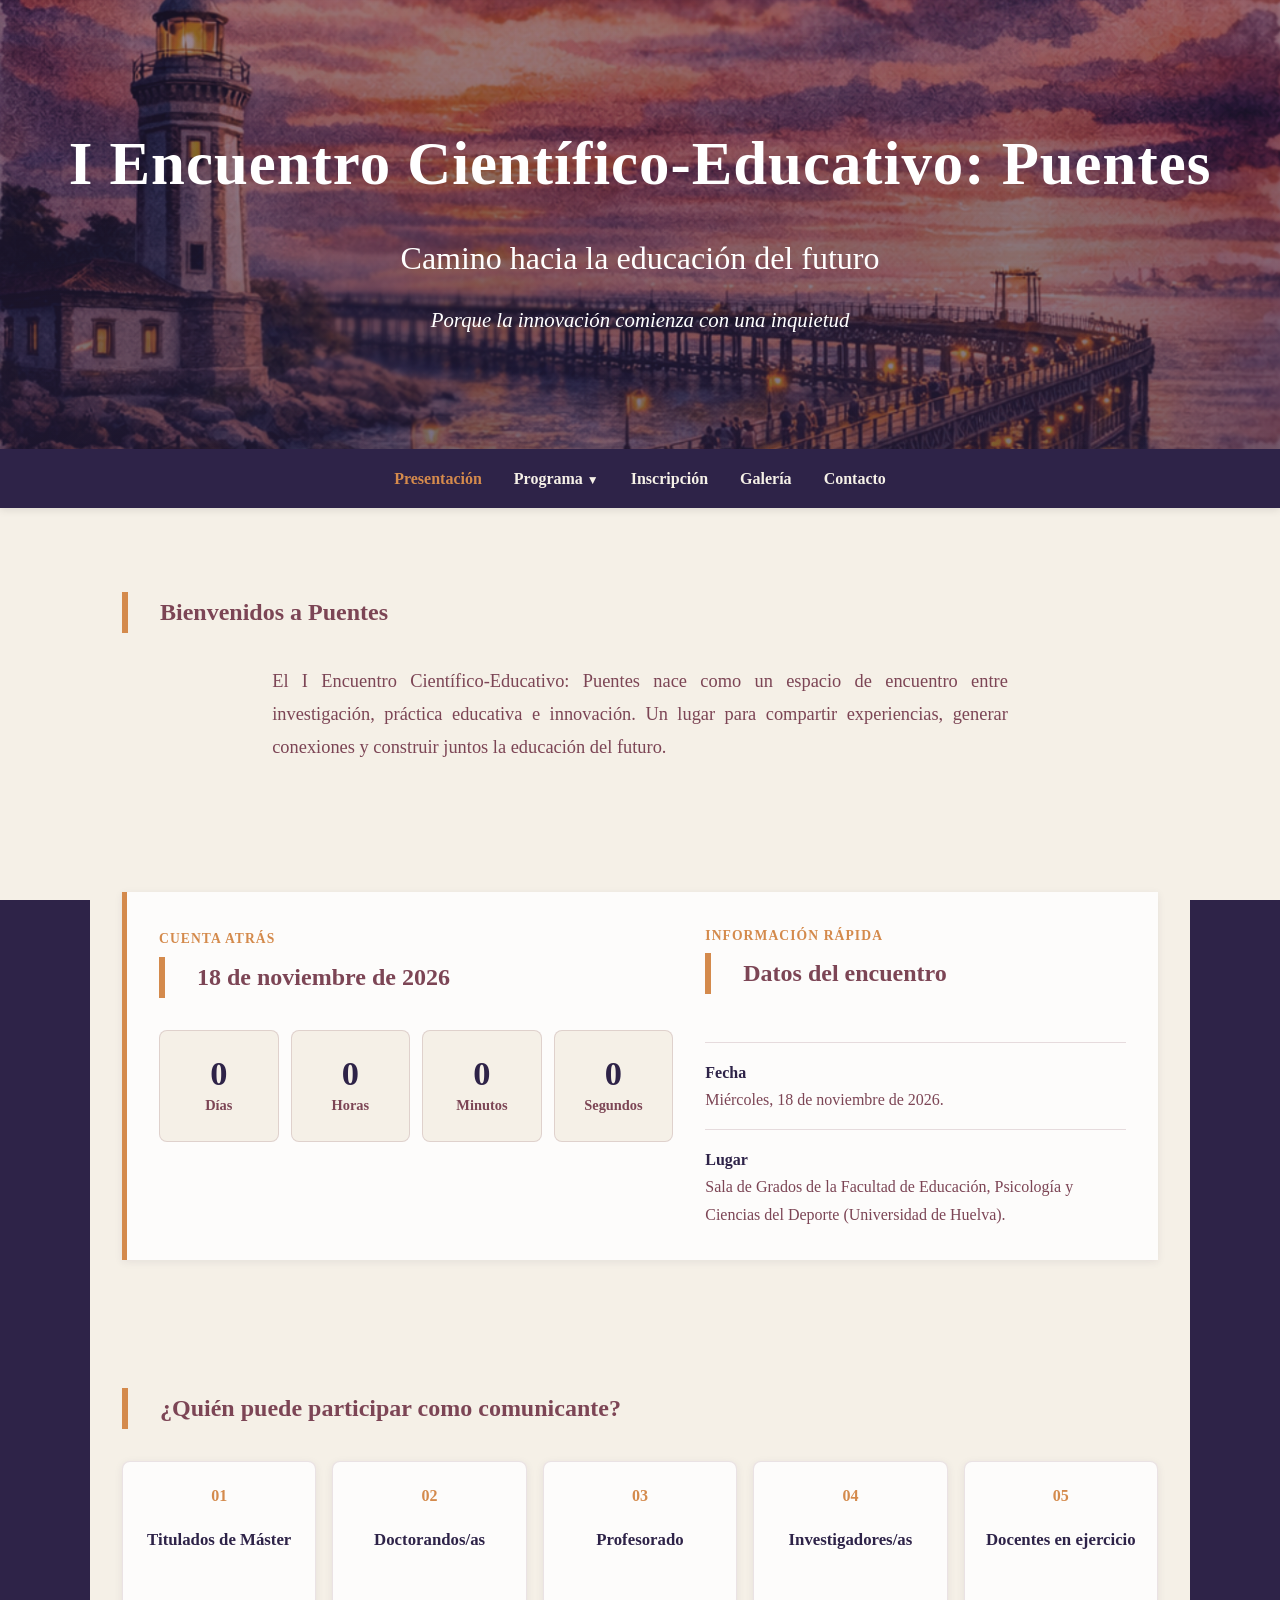
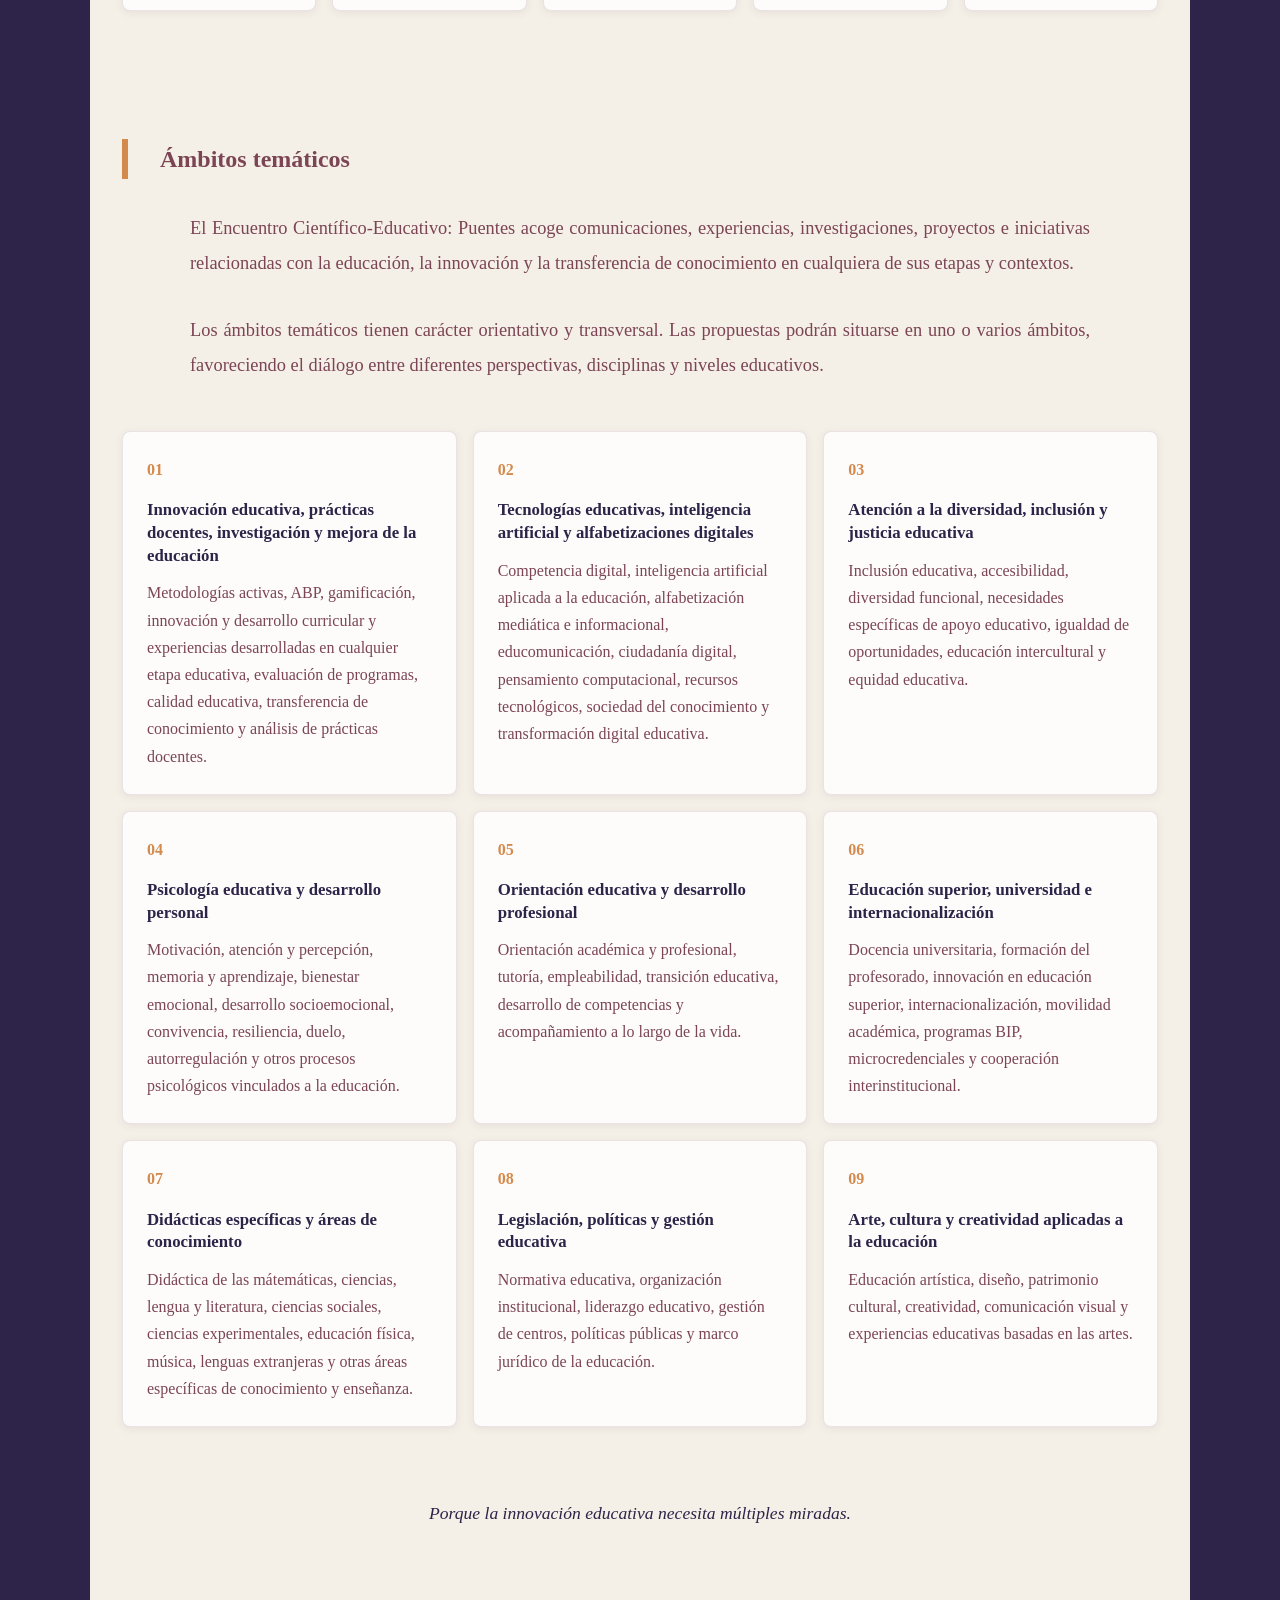
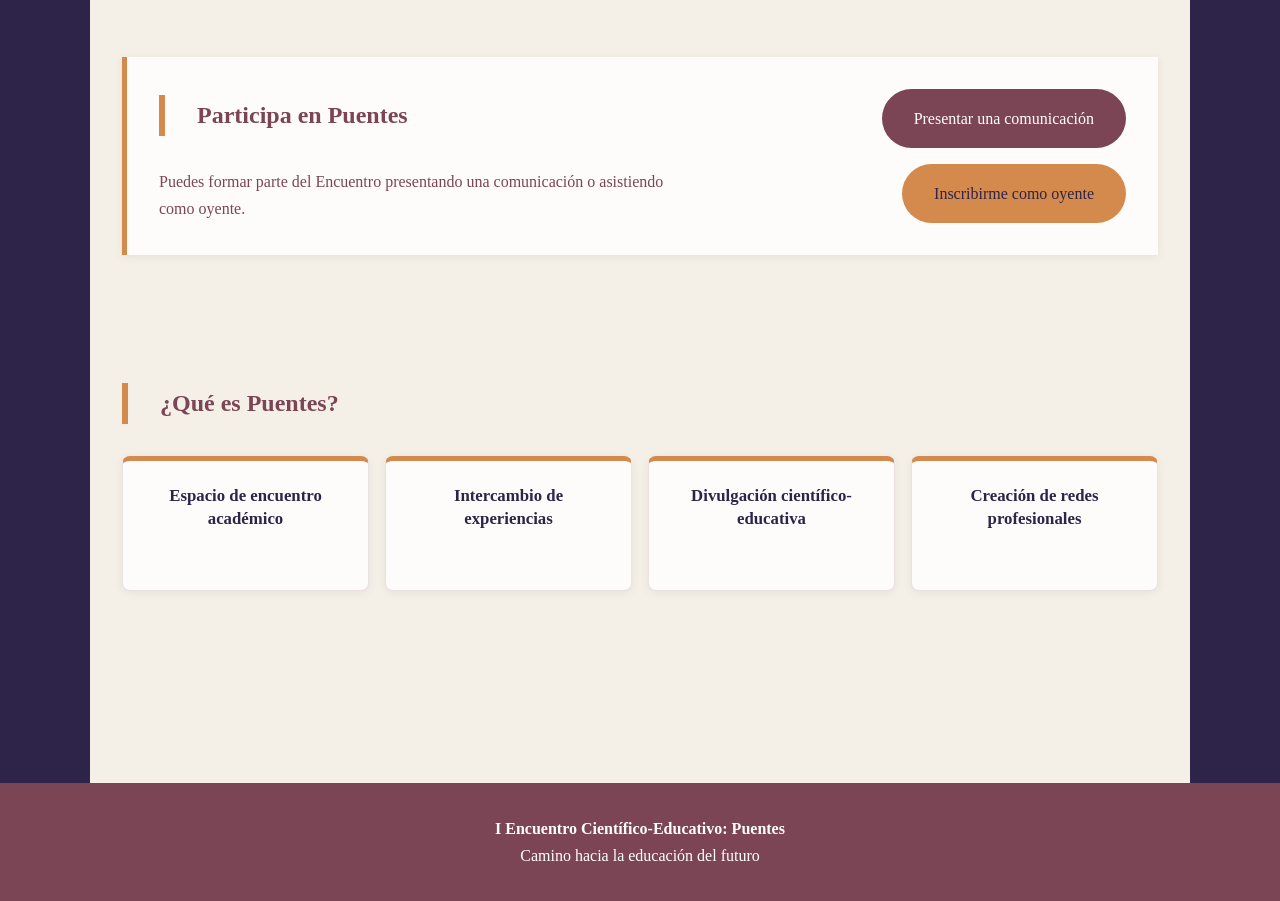
<file: index.html>
<!DOCTYPE html>
<html lang="es">
<head>
<meta charset="UTF-8">
<meta name="viewport" content="width=device-width, initial-scale=1">
<meta name="theme-color" content="#2E2348">
<meta name="google-site-verification" content="bmJgG6s0s2gCoUzDVW0Mt5LsmnsV1ytma8GygMzrcz4"/>
<meta name="description" content="Web oficial del I Encuentro Científico-Educativo: Puentes, un espacio para compartir investigaciones, experiencias e innovaciones educativas entre docentes, investigadores y profesionales de la educación. Universidad de Huelva. Curso académico 2026-2027.">
<meta name="robots" content="index,follow">
<link rel="canonical" href="https://albaortega-cpu.github.io/encuentro-puentes-web/">
<meta property="og:type" content="website">
<meta property="og:title" content="I Encuentro Científico-Educativo: Puentes | Innovación, Investigación y Educación | Universidad de Huelva">
<meta property="og:description" content="Encuentro de investigación, innovación y práctica educativa en la Universidad de Huelva.">
<meta property="og:image" content="https://albaortega-cpu.github.io/encuentro-puentes-web/og-puentes.jpg">
<meta property="og:url" content="https://albaortega-cpu.github.io/encuentro-puentes-web/">
<meta property="og:locale" content="es_ES">
<meta name="twitter:card" content="summary_large_image">
<meta name="twitter:title" content="I Encuentro Científico-Educativo: Puentes | Universidad de Huelva">
<meta name="twitter:description" content="Encuentro de investigación, innovación y práctica educativa en la Universidad de Huelva.">
<meta name="twitter:image" content="https://albaortega-cpu.github.io/encuentro-puentes-web/og-puentes.jpg">
<meta property="og:image:type" content="image/jpeg">
<link rel="preload" as="image" href="Imágenes/Portada-Original-Puentes.jpg" fetchpriority="high">
<title>I Encuentro Científico-Educativo: Puentes | Innovación, Investigación y Educación | Universidad de Huelva</title>
<link rel="stylesheet" href="styles.css">
<script type="application/ld+json">
{
  "@context": "https://schema.org",
  "@type": "Event",
  "name": "I Encuentro Científico-Educativo: Puentes",
  "description": "Encuentro presencial para compartir investigaciones, experiencias e innovaciones educativas entre docentes, investigadores y profesionales de la educación.",
  "startDate": "2026-11-18T09:00:00+01:00",
  "endDate": "2026-11-18T19:00:00+01:00",
  "eventAttendanceMode": "https://schema.org/OfflineEventAttendanceMode",
  "eventStatus": "https://schema.org/EventScheduled",
  "image": "https://albaortega-cpu.github.io/encuentro-puentes-web/og-puentes.jpg",
  "url": "https://albaortega-cpu.github.io/encuentro-puentes-web/",
  "organizer": { "@type": "Organization", "name": "Universidad de Huelva", "url": "https://www.uhu.es/" },
  "location": {
    "@type": "Place",
    "name": "Salón de Actos de la Facultad de Educación, Psicología y Ciencias del Deporte",
    "address": { "@type": "PostalAddress", "addressLocality": "Huelva", "addressCountry": "ES" }
  }
}
</script>
</head>

<body>

<header class="hero">
    <h1>I Encuentro Científico-Educativo: Puentes</h1>

    <div class="subtitulo">
        Camino hacia la educación del futuro
    </div>

    <div class="eslogan">
        Porque la innovación comienza con una inquietud
    </div>
</header>

<nav aria-label="Navegación principal">
    <ul>
        <li><a class="activo" href="index.html" aria-current="page">Presentación</a></li>
        <li class="nav-desplegable">
            <button type="button" class="nav-trigger" aria-haspopup="true">Programa <span aria-hidden="true">▼</span></button>
            <ul class="submenu">
                <li><a href="programa.html">Puentes 2026/2027</a></li>
            </ul>
        </li>
        <li><a href="inscripcion.html">Inscripción</a></li>
        <li><a href="galeria.html">Galería</a></li>
        <li><a href="contacto.html">Contacto</a></li>
    </ul>
</nav>

<main>
    <section class="inicio-bienvenida">
        <h2>Bienvenidos a Puentes</h2>

        <p class="texto-intro">
            El I Encuentro Científico-Educativo: Puentes nace como un espacio de encuentro entre investigación,
            práctica educativa e innovación. Un lugar para compartir experiencias, generar conexiones y construir
            juntos la educación del futuro.
        </p>
    </section>

    <section class="destacado encuentro-resumen">
        <div class="cuenta-atras">
            <span class="etiqueta-seccion">Cuenta atrás</span>
            <h2>18 de noviembre de 2026</h2>

            <div class="contador" aria-label="Cuenta atrás hasta el inicio del Encuentro">
                <div>
                    <strong id="dias">0</strong>
                    <span>Días</span>
                </div>
                <div>
                    <strong id="horas">0</strong>
                    <span>Horas</span>
                </div>
                <div>
                    <strong id="minutos">0</strong>
                    <span>Minutos</span>
                </div>
                <div>
                    <strong id="segundos">0</strong>
                    <span>Segundos</span>
                </div>
                
            </div>
        </div>

        <div class="datos-encuentro">
            <span class="etiqueta-seccion">Información rápida</span>
            <h2>Datos del encuentro</h2>

            <div class="dato">
                <strong>Fecha</strong>
                <span>Miércoles, 18 de noviembre de 2026.</span>
            </div>

            <div class="dato">
                <strong>Lugar</strong>
                <span>Sala de Grados de la Facultad de Educación, Psicología y Ciencias del Deporte (Universidad de Huelva).</span>
            </div>
            
        </div>
    </section>

    <section class="destinatarios">
        <h2>¿Quién puede participar como comunicante?</h2>

        <div class="rejilla-tarjetas">
            <article class="tarjeta-perfil">
                <span aria-hidden="true">01</span>
                <h3>Titulados de Máster</h3>
            </article>

            <article class="tarjeta-perfil">
                <span aria-hidden="true">02</span>
                <h3>Doctorandos/as</h3>
            </article>

            <article class="tarjeta-perfil">
                <span aria-hidden="true">03</span>
                <h3>Profesorado</h3>
            </article>

            <article class="tarjeta-perfil">
                <span aria-hidden="true">04</span>
                <h3>Investigadores/as</h3>
            </article>

            <article class="tarjeta-perfil">
                <span aria-hidden="true">05</span>
                <h3>Docentes en ejercicio</h3>
            </article>
        </div>

        <section class="ambitos-tematicos">
            <h2>Ámbitos temáticos</h2>

            <p class="texto-intro">
                El Encuentro Científico-Educativo: Puentes acoge comunicaciones, experiencias, investigaciones,
                proyectos e iniciativas relacionadas con la educación, la innovación y la transferencia de
                conocimiento en cualquiera de sus etapas y contextos.
            </p>

            <p class="texto-intro">
                Los ámbitos temáticos tienen carácter orientativo y transversal. Las propuestas podrán situarse en uno o varios ámbitos, favoreciendo el diálogo entre
                diferentes perspectivas, disciplinas y niveles educativos.
            </p>

            <div class="rejilla-ambitos">
                <article class="tarjeta-ambito">
                    <span aria-hidden="true">01</span>
                    <h3>Innovación educativa, prácticas docentes, investigación y mejora de la educación</h3>
                    <p>
                        Metodologías activas, ABP, gamificación, innovación y desarrollo curricular y experiencias
                        desarrolladas en cualquier etapa educativa, evaluación de programas, calidad educativa, 
                        transferencia de conocimiento y análisis de prácticas docentes.
                    </p>
                </article>

                <article class="tarjeta-ambito">
                    <span aria-hidden="true">02</span>
                    <h3>Tecnologías educativas, inteligencia artificial y alfabetizaciones digitales</h3>
                    <p>
                        Competencia digital, inteligencia artificial aplicada a la educación, alfabetización
                        mediática e informacional, educomunicación, ciudadanía digital, pensamiento computacional,
                        recursos tecnológicos, sociedad del conocimiento y transformación digital educativa.
                    </p>
                </article>

                <article class="tarjeta-ambito">
                    <span aria-hidden="true">03</span>
                    <h3>Atención a la diversidad, inclusión y justicia educativa</h3>
                    <p>
                        Inclusión educativa, accesibilidad, diversidad funcional, necesidades específicas de apoyo
                        educativo, igualdad de oportunidades, educación intercultural y equidad educativa.
                    </p>
                </article>

                <article class="tarjeta-ambito">
                    <span aria-hidden="true">04</span>
                    <h3>Psicología educativa y desarrollo personal</h3>
                    <p>
                        Motivación, atención y percepción, memoria y aprendizaje, bienestar emocional, desarrollo
                        socioemocional, convivencia, resiliencia, duelo, autorregulación y otros procesos psicológicos
                        vinculados a la educación.
                    </p>
                </article>

                <article class="tarjeta-ambito">
                    <span aria-hidden="true">05</span>
                    <h3>Orientación educativa y desarrollo profesional</h3>
                    <p>
                        Orientación académica y profesional, tutoría, empleabilidad, transición educativa,
                        desarrollo de competencias y acompañamiento a lo largo de la vida.
                    </p>
                </article>

                <article class="tarjeta-ambito">
                    <span aria-hidden="true">06</span>
                    <h3>Educación superior, universidad e internacionalización</h3>
                    <p>
                        Docencia universitaria, formación del profesorado, innovación en educación superior,
                        internacionalización, movilidad académica, programas BIP, microcredenciales y cooperación
                        interinstitucional.
                    </p>
                </article>

                <article class="tarjeta-ambito">
                    <span aria-hidden="true">07</span>
                    <h3>Didácticas específicas y áreas de conocimiento</h3>
                    <p>
                        Didáctica de las mátemáticas, ciencias, lengua y literatura, ciencias sociales, 
                        ciencias experimentales, educación física, música, lenguas extranjeras y otras áreas 
                        específicas de conocimiento y enseñanza.
                    </p>
                </article>

                <article class="tarjeta-ambito">
                    <span aria-hidden="true">08</span>
                    <h3>Legislación, políticas y gestión educativa</h3>
                    <p>
                        Normativa educativa, organización institucional, liderazgo educativo, gestión de centros,
                        políticas públicas y marco jurídico de la educación.
                    </p>
                </article>

                <article class="tarjeta-ambito">
                    <span aria-hidden="true">09</span>
                    <h3>Arte, cultura y creatividad aplicadas a la educación</h3>
                    <p>
                        Educación artística, diseño, patrimonio cultural, creatividad, comunicación visual y
                        experiencias educativas basadas en las artes.
                    </p>
                </article>
            </div>
        </section>

        <p class="frase-cierre">Porque la innovación educativa necesita múltiples miradas.</p>
    </section>

    <section class="participa destacado">
        <div>
            <h2>Participa en Puentes</h2>
            <p>
                Puedes formar parte del Encuentro presentando una comunicación o asistiendo como oyente.
            </p>
        </div>

        <div class="acciones-participa">
            <a class="boton" href="inscripcion.html#comunicaciones" target="_blank" rel="noopener noreferrer">Presentar una comunicación</a>
            <a class="boton boton-secundario" href="inscripcion.html#oyentes" target="_blank" rel="noopener noreferrer">Inscribirme como oyente</a>
        </div>
    </section>

    <section class="que-es">
        <h2>¿Qué es Puentes?</h2>

        <div class="rejilla-conceptos">
            <article>
                <h3>Espacio de encuentro académico</h3>
            </article>

            <article>
                <h3>Intercambio de experiencias</h3>
            </article>

            <article>
                <h3>Divulgación científico-educativa</h3>
            </article>

            <article>
                <h3>Creación de redes profesionales</h3>
            </article>
        </div>
    </section>
</main>

<footer>
    <strong>I Encuentro Científico-Educativo: Puentes</strong><br>
    Camino hacia la educación del futuro
</footer>

<script>
    const fechaEncuentro = new Date("2026-11-18T09:00:00+01:00").getTime();
    const dias = document.getElementById("dias");
    const horas = document.getElementById("horas");
    const minutos = document.getElementById("minutos");
    const segundos = document.getElementById("segundos");

    function actualizarCuentaAtras(){
        const distancia = Math.max(fechaEncuentro - Date.now(), 0);

        dias.textContent = Math.floor(distancia / (1000 * 60 * 60 * 24));
        horas.textContent = Math.floor((distancia / (1000 * 60 * 60)) % 24);
        minutos.textContent = Math.floor((distancia / (1000 * 60)) % 60);
        segundos.textContent = Math.floor((distancia / 1000) % 60);
    }

    actualizarCuentaAtras();
    setInterval(actualizarCuentaAtras, 1000);
</script>

</body>
</html>
</file>
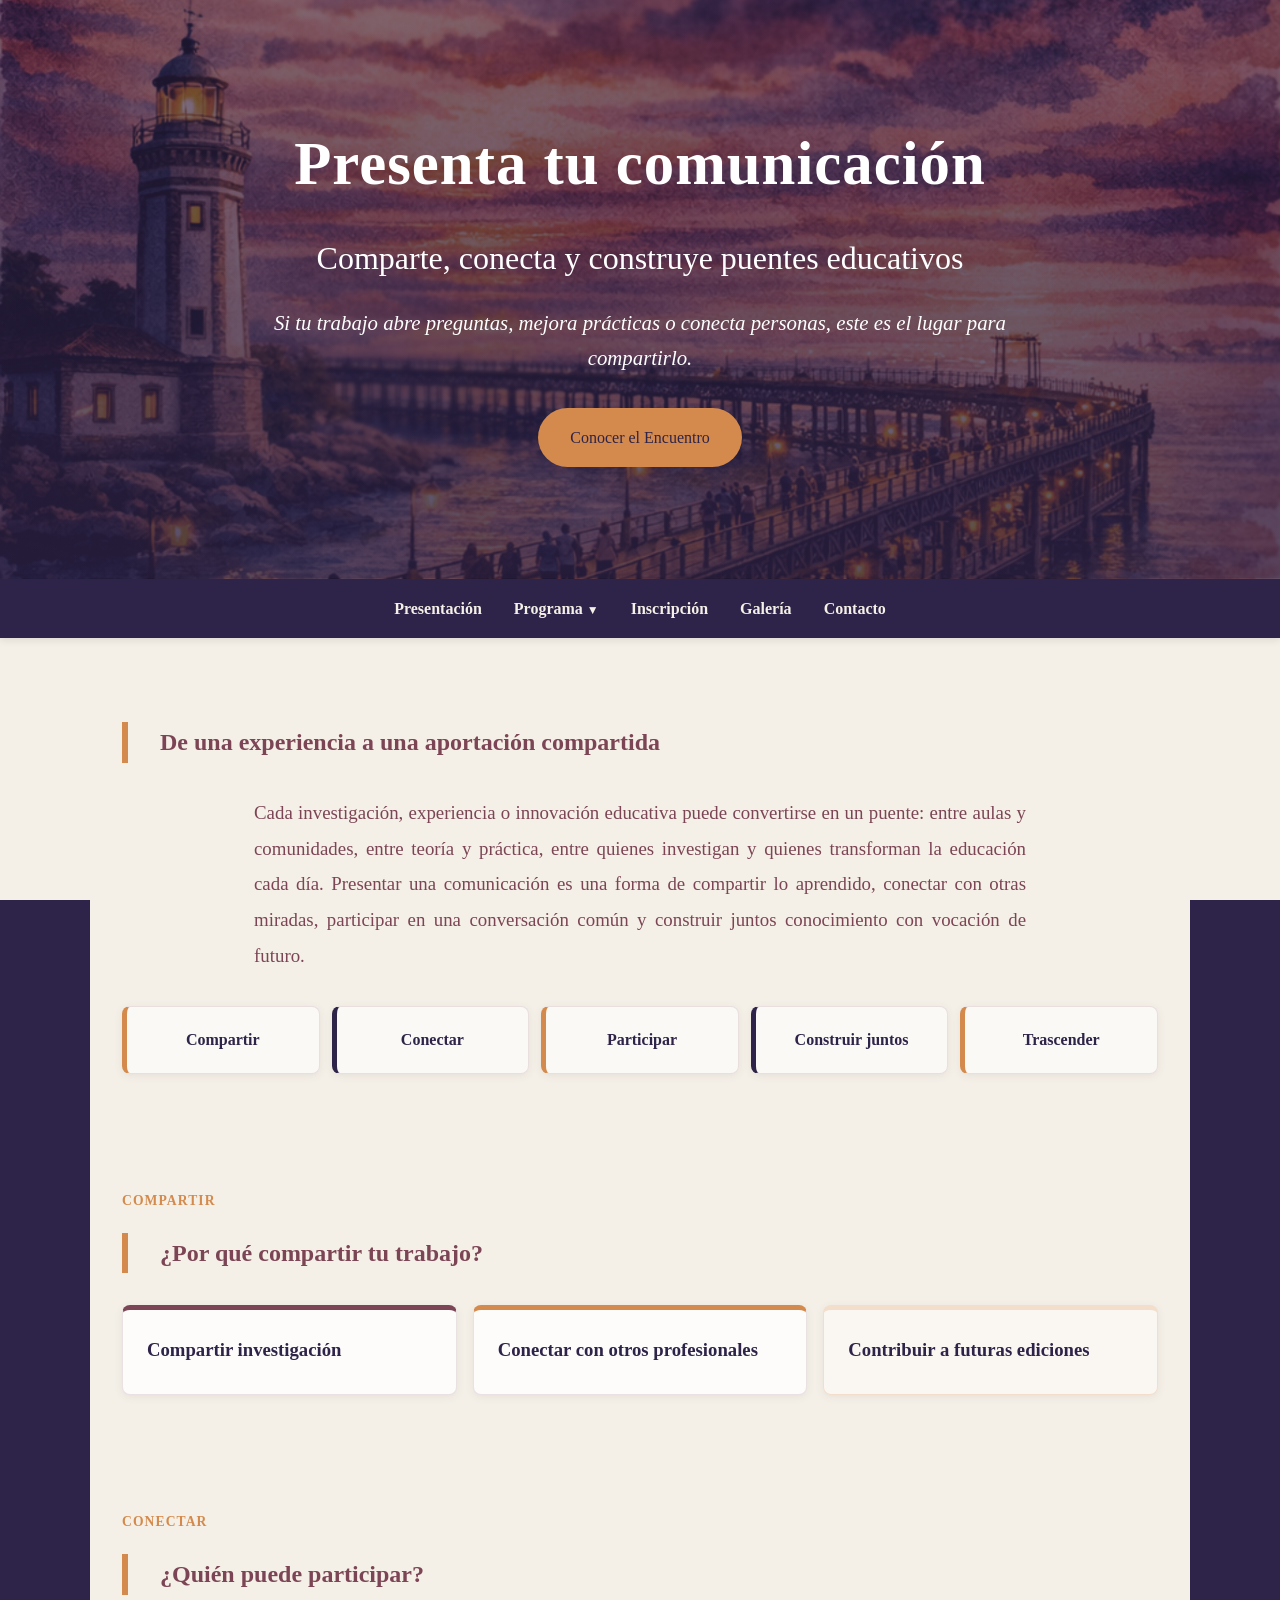
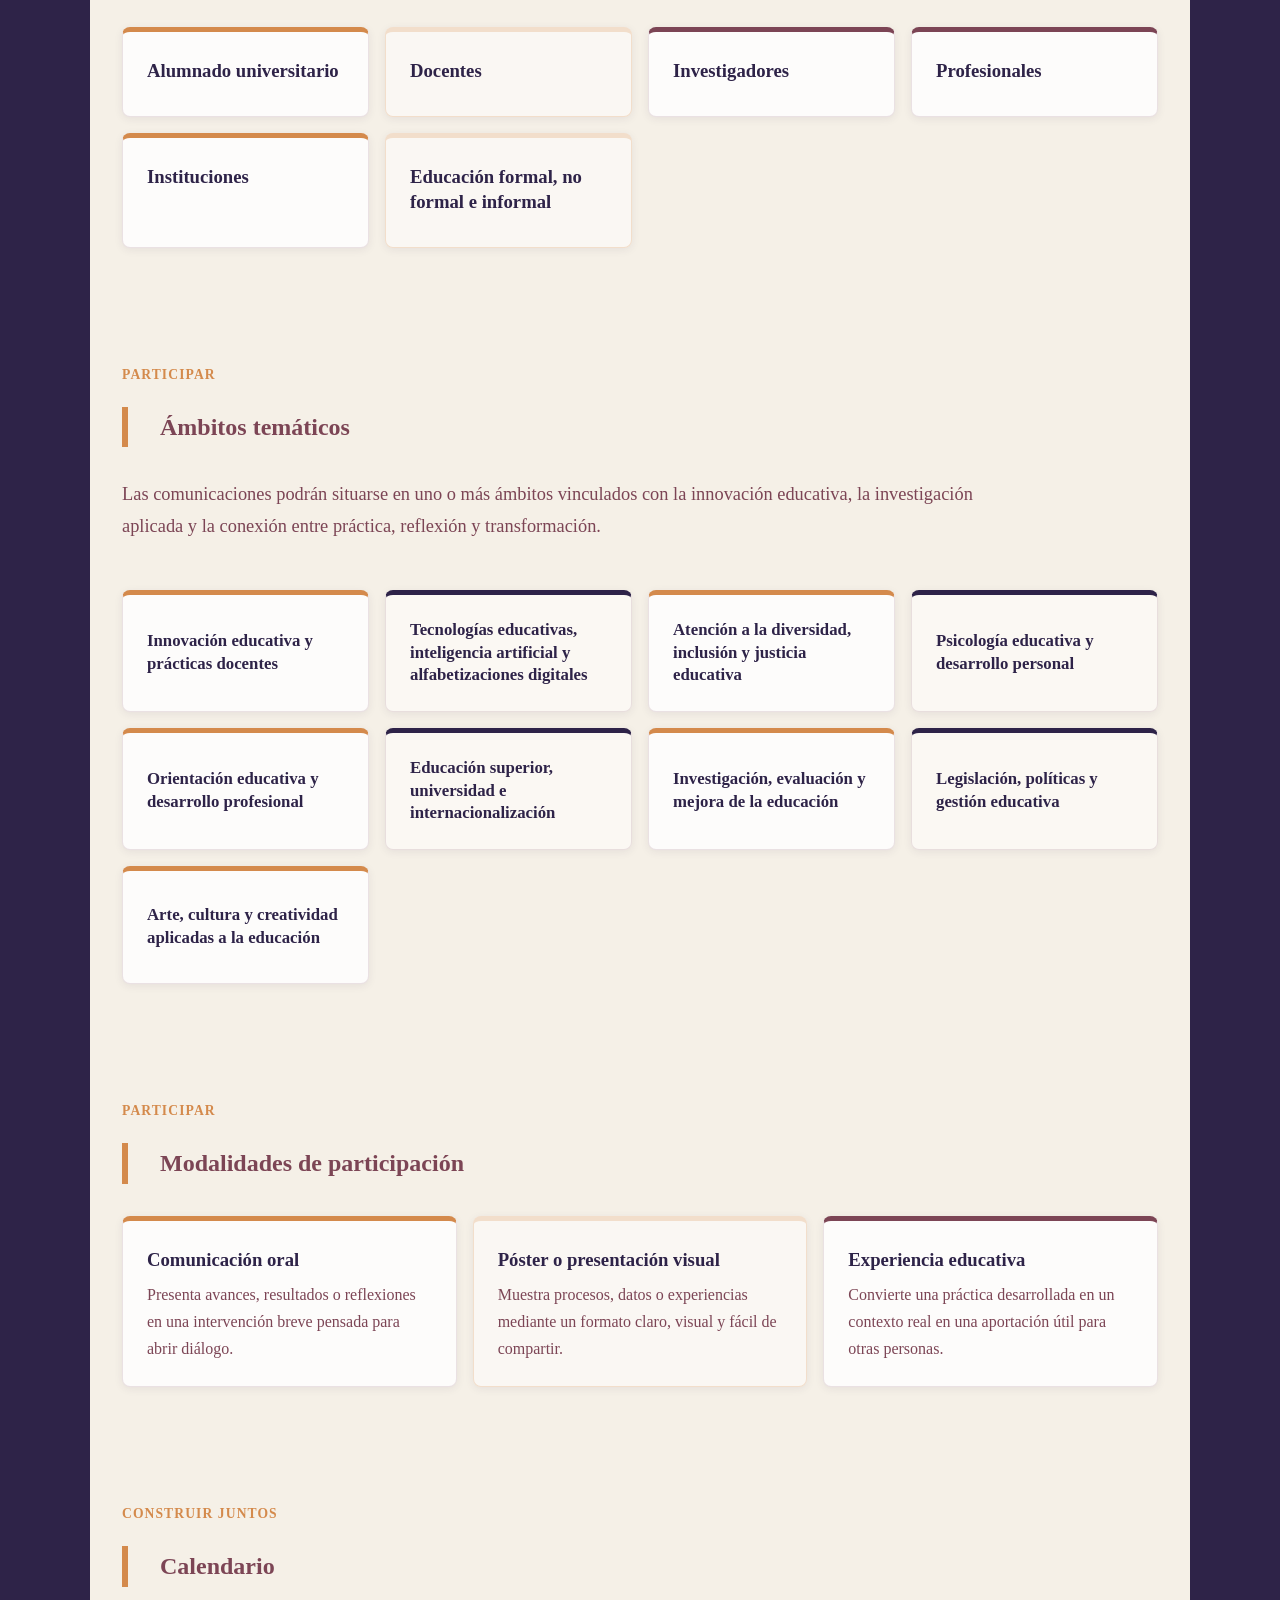
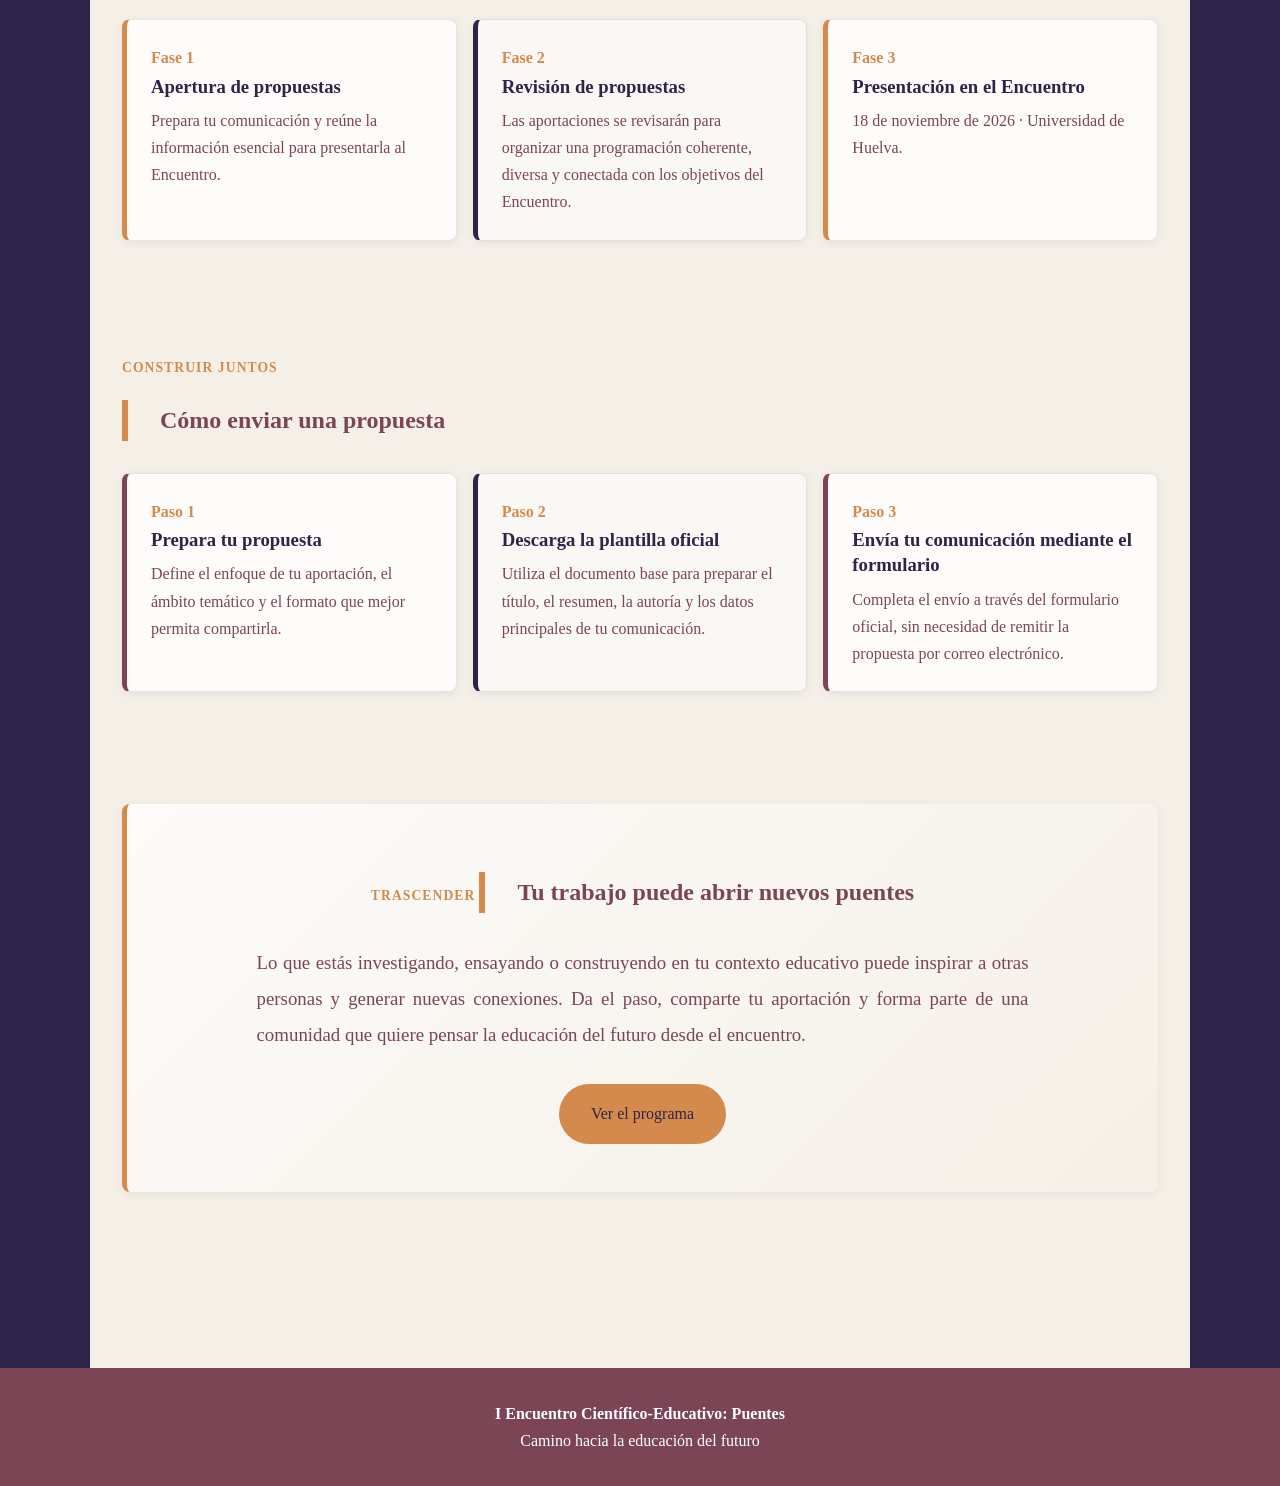
<file: comunicaciones.html>
<!DOCTYPE html>
<html lang="es">
<head>
<meta charset="UTF-8">
<meta name="viewport" content="width=device-width, initial-scale=1">
<meta name="theme-color" content="#2E2348">
<meta name="description" content="Presenta tu comunicación al I Encuentro Científico-Educativo: Puentes y comparte investigación, innovación y experiencias educativas con una comunidad académica y profesional.">
<meta name="robots" content="index,follow">
<link rel="canonical" href="https://albaortega-cpu.github.io/encuentro-puentes-web/comunicaciones.html">
<meta property="og:type" content="website">
<meta property="og:title" content="Comunicaciones | I Encuentro Científico-Educativo: Puentes">
<meta property="og:description" content="Landing para presentar comunicaciones al Encuentro Puentes: comparte tu trabajo, conecta con otros profesionales y contribuye a futuras ediciones.">
<meta property="og:image" content="https://albaortega-cpu.github.io/encuentro-puentes-web/Portada-Original-Puentes.jpg">
<meta property="og:url" content="https://albaortega-cpu.github.io/encuentro-puentes-web/comunicaciones.html">
<meta property="og:locale" content="es_ES">
<meta name="twitter:card" content="summary_large_image">
<meta name="twitter:title" content="Comunicaciones | Encuentro Puentes">
<meta name="twitter:description" content="Presenta una comunicación al Encuentro Puentes y forma parte de una comunidad científica, educativa y profesional.">
<meta name="twitter:image" content="https://albaortega-cpu.github.io/encuentro-puentes-web/Portada-Original-Puentes.jpg">
<!-- Añadir aquí el favicon definitivo cuando esté disponible: <link rel="icon" href="favicon.ico" sizes="any"> -->
<link rel="preload" as="image" href="Portada-Original-Puentes.jpg" fetchpriority="high">
<title>Presenta tu comunicación | I Encuentro Científico-Educativo: Puentes</title>
<link rel="stylesheet" href="styles.css">
</head>

<body>

<header class="hero hero-comunicaciones">
    <h1>Presenta tu comunicación</h1>

    <div class="subtitulo">
        Comparte, conecta y construye puentes educativos
    </div>

    <p class="eslogan">
        Si tu trabajo abre preguntas, mejora prácticas o conecta personas, este es el lugar para compartirlo.
    </p>

    <div class="hero-acciones" aria-label="Acciones principales">
        <a class="boton boton-secundario" href="index.html">Conocer el Encuentro</a>
    </div>
</header>

<nav aria-label="Navegación principal">
    <ul>
        <li><a href="index.html">Presentación</a></li>
        <li class="nav-desplegable">
            <button type="button" class="nav-trigger" aria-haspopup="true">Programa <span aria-hidden="true">▼</span></button>
            <ul class="submenu">
                <li><a href="programa.html">Puentes 2026/2027</a></li>
            </ul>
        </li>
        <li><a href="inscripcion.html">Inscripción</a></li>
        <li><a href="galeria.html">Galería</a></li>
        <li><a href="contacto.html">Contacto</a></li>
    </ul>
</nav>

<main class="landing-comunicaciones">
    <section aria-labelledby="intro-comunicaciones">
        <h2 id="intro-comunicaciones">De una experiencia a una aportación compartida</h2>

        <p class="entradilla-landing">
            Cada investigación, experiencia o innovación educativa puede convertirse en un puente: entre aulas y comunidades, entre teoría y práctica, entre quienes investigan y quienes transforman la educación cada día. Presentar una comunicación es una forma de compartir lo aprendido, conectar con otras miradas, participar en una conversación común y construir juntos conocimiento con vocación de futuro.
        </p>

        <div class="secuencia-landing" aria-label="Narrativa de participación">
            <article>
                <h3>Compartir</h3>
            </article>
            <article>
                <h3>Conectar</h3>
            </article>
            <article>
                <h3>Participar</h3>
            </article>
            <article>
                <h3>Construir juntos</h3>
            </article>
            <article>
                <h3>Trascender</h3>
            </article>
        </div>
    </section>

    <section aria-labelledby="por-que-compartir">
        <span class="etiqueta-seccion">Compartir</span>
        <h2 id="por-que-compartir">¿Por qué compartir tu trabajo?</h2>

        <div class="rejilla-landing">
            <article class="tarjeta-landing tarjeta-landing-vino">
                <h3>Compartir investigación</h3>
            </article>

            <article class="tarjeta-landing">
                <h3>Conectar con otros profesionales</h3>
            </article>

            <article class="tarjeta-landing tarjeta-landing-ligera">
                <h3>Contribuir a futuras ediciones</h3>
            </article>
        </div>
    </section>

    <section aria-labelledby="quien-participa">
        <span class="etiqueta-seccion">Conectar</span>
        <h2 id="quien-participa">¿Quién puede participar?</h2>

        <div class="rejilla-landing">
            <article class="tarjeta-landing">
                <h3>Alumnado universitario</h3>
            </article>

            <article class="tarjeta-landing tarjeta-landing-ligera">
                <h3>Docentes</h3>
            </article>

            <article class="tarjeta-landing tarjeta-landing-vino">
                <h3>Investigadores</h3>
            </article>

            <article class="tarjeta-landing tarjeta-landing-vino">
                <h3>Profesionales</h3>
            </article>

            <article class="tarjeta-landing">
                <h3>Instituciones</h3>
            </article>

            <article class="tarjeta-landing tarjeta-landing-ligera">
                <h3>Educación formal, no formal e informal</h3>
            </article>
        </div>
    </section>

    <section aria-labelledby="ambitos-tematicos">
        <span class="etiqueta-seccion">Participar</span>
        <h2 id="ambitos-tematicos">Ámbitos temáticos</h2>

        <p class="texto-intro">
            Las comunicaciones podrán situarse en uno o más ámbitos vinculados con la innovación educativa, la investigación aplicada y la conexión entre práctica, reflexión y transformación.
        </p>

        <div class="rejilla-ambitos landing-ambitos" aria-label="Resumen de ámbitos temáticos">
            <article class="tarjeta-ambito">
                <h3>Innovación educativa y prácticas docentes</h3>
            </article>
            <article class="tarjeta-ambito">
                <h3>Tecnologías educativas, inteligencia artificial y alfabetizaciones digitales</h3>
            </article>
            <article class="tarjeta-ambito">
                <h3>Atención a la diversidad, inclusión y justicia educativa</h3>
            </article>
            <article class="tarjeta-ambito">
                <h3>Psicología educativa y desarrollo personal</h3>
            </article>
            <article class="tarjeta-ambito">
                <h3>Orientación educativa y desarrollo profesional</h3>
            </article>
            <article class="tarjeta-ambito">
                <h3>Educación superior, universidad e internacionalización</h3>
            </article>
            <article class="tarjeta-ambito">
                <h3>Investigación, evaluación y mejora de la educación</h3>
            </article>
            <article class="tarjeta-ambito">
                <h3>Legislación, políticas y gestión educativa</h3>
            </article>
            <article class="tarjeta-ambito">
                <h3>Arte, cultura y creatividad aplicadas a la educación</h3>
            </article>
        </div>
    </section>

    <section aria-labelledby="modalidades">
        <span class="etiqueta-seccion">Participar</span>
        <h2 id="modalidades">Modalidades de participación</h2>

        <div class="modalidades-landing">
            <article class="tarjeta-landing">
                <h3>Comunicación oral</h3>
                <p>Presenta avances, resultados o reflexiones en una intervención breve pensada para abrir diálogo.</p>
            </article>

            <article class="tarjeta-landing tarjeta-landing-ligera">
                <h3>Póster o presentación visual</h3>
                <p>Muestra procesos, datos o experiencias mediante un formato claro, visual y fácil de compartir.</p>
            </article>

            <article class="tarjeta-landing tarjeta-landing-vino">
                <h3>Experiencia educativa</h3>
                <p>Convierte una práctica desarrollada en un contexto real en una aportación útil para otras personas.</p>
            </article>
        </div>
    </section>

    <section aria-labelledby="calendario">
        <span class="etiqueta-seccion">Construir juntos</span>
        <h2 id="calendario">Calendario</h2>

        <div class="calendario-landing">
            <article class="momento">
                <span>Fase 1</span>
                <h3>Apertura de propuestas</h3>
                <p>Prepara tu comunicación y reúne la información esencial para presentarla al Encuentro.</p>
            </article>

            <article class="momento momento-destacado">
                <span>Fase 2</span>
                <h3>Revisión de propuestas</h3>
                <p>Las aportaciones se revisarán para organizar una programación coherente, diversa y conectada con los objetivos del Encuentro.</p>
            </article>

            <article class="momento">
                <span>Fase 3</span>
                <h3>Presentación en el Encuentro</h3>
                <p>18 de noviembre de 2026 · Universidad de Huelva.</p>
            </article>
        </div>
    </section>

    <section id="enviar-propuesta" aria-labelledby="como-enviar">
        <span class="etiqueta-seccion">Construir juntos</span>
        <h2 id="como-enviar">Cómo enviar una propuesta</h2>

        <div class="pasos-envio">
            <article class="paso-envio">
                <span>Paso 1</span>
                <h3>Prepara tu propuesta</h3>
                <p>Define el enfoque de tu aportación, el ámbito temático y el formato que mejor permita compartirla.</p>
            </article>

            <article class="paso-envio paso-envio-destacado">
                <span>Paso 2</span>
                <h3>Descarga la plantilla oficial</h3>
                <p>Utiliza el documento base para preparar el título, el resumen, la autoría y los datos principales de tu comunicación.</p>
            </article>

            <article class="paso-envio">
                <span>Paso 3</span>
                <h3>Envía tu comunicación mediante el formulario</h3>
                <p>Completa el envío a través del formulario oficial, sin necesidad de remitir la propuesta por correo electrónico.</p>
            </article>
        </div>
    </section>

    <section class="cta-final" aria-labelledby="cta-comunicacion">
        <span class="etiqueta-seccion">Trascender</span>
        <h2 id="cta-comunicacion">Tu trabajo puede abrir nuevos puentes</h2>

        <p class="entradilla-landing">
            Lo que estás investigando, ensayando o construyendo en tu contexto educativo puede inspirar a otras personas y generar nuevas conexiones. Da el paso, comparte tu aportación y forma parte de una comunidad que quiere pensar la educación del futuro desde el encuentro.
        </p>

        <div class="acciones-participa">
            <a class="boton boton-secundario" href="programa.html">Ver el programa</a>
        </div>
    </section>
</main>

<footer>
    <strong>I Encuentro Científico-Educativo: Puentes</strong><br>
    Camino hacia la educación del futuro
</footer>

</body>
</html>
</file>
<file: styles.css>
:root{
    --ciruela:#2E2348;
    --ocre:#D48A4C;
    --marfil:#F5F0E7;
    --vino:#7C4555;
    --blanco:#FDFCFB;
}

*{
    box-sizing:border-box;
}

/* 
   Safari utiliza el color del body para teñir la interfaz del navegador.
   El body debe permanecer en color ciruela.
   La capa body:before restaura visualmente el fondo marfil.
   ⚠️ No modificar sin comprobar el comportamiento en Safari.
*/

body{
    margin:0;
    font-family:"Segoe UI", Georgia, serif;
    color:var(--vino);
    background:var(--ciruela);
    line-height:1.7;
}

body:before{
    content:"";
    position:fixed;
    inset:0;
    background:var(--marfil);
    z-index:-1;
}

.hero{
    background:
        linear-gradient(rgba(46,35,72,0.45), rgba(46,35,72,0.62)),
        url("Portada-Original-Puentes.jpg");
    background-size:cover;
    background-position:center;
    color:white;
    text-align:center;
    padding:7rem 2rem;
}

.hero h1{
    margin:0;
    font-size:3.8rem;
    letter-spacing:1px;
    overflow-wrap:anywhere;
}

.hero .subtitulo{
    font-size:2rem;
    margin-top:1rem;
    font-weight:300;
    overflow-wrap:anywhere;
}

.hero .eslogan{
    margin-top:1rem;
    font-style:italic;
    font-size:1.3rem;
    overflow-wrap:anywhere;
}

.hero-interior{
    padding:4.5rem 2rem;
}

.hero-interior h1{
    font-size:3rem;
}

nav{
    background:var(--ciruela);
    position:sticky;
    top:0;
    box-shadow:0 2px 8px rgba(0,0,0,.1);
    z-index:100;
}

nav ul{
    list-style:none;
    display:flex;
    justify-content:center;
    flex-wrap:wrap;
    margin:0;
    padding:1rem;
}

nav a{
    text-decoration:none;
    color:var(--marfil);
    font-weight:600;
    margin:0 1rem;
}

nav a:hover,
nav a.activo,
.nav-trigger:hover,
.nav-trigger.activo{
    color:var(--ocre);
}

.nav-desplegable{
    position:relative;
}

.nav-trigger{
    margin:0 1rem;
    padding:0;
    border:0;
    background:transparent;
    color:var(--marfil);
    font:inherit;
    font-weight:600;
    cursor:pointer;
}

.nav-trigger span{
    font-size:.75rem;
}

.submenu{
    position:absolute;
    left:50%;
    top:100%;
    min-width:190px;
    display:block;
    margin:0;
    padding:.65rem 0;
    list-style:none;
    background:var(--ciruela);
    border-top:2px solid var(--ocre);
    box-shadow:0 10px 22px rgba(46,35,72,.22);
    opacity:0;
    visibility:hidden;
    transform:translate(-50%, .4rem);
    transition:opacity .2s ease, transform .2s ease, visibility .2s ease;
}

.submenu li{
    display:block;
}

.submenu a{
    display:block;
    margin:0;
    padding:.65rem 1rem;
    white-space:nowrap;
}

.nav-desplegable:hover .submenu,
.nav-desplegable:focus-within .submenu{
    opacity:1;
    visibility:visible;
    transform:translate(-50%, 0);
}

main{
    max-width:1100px;
    width:100%;
    margin-bottom:6rem;
    margin:auto;
    padding:4rem 2rem;
    background:var(--marfil);
}

section{
    margin-bottom:8rem;
}

h2{
    color:var(--vino);
    border-left:6px solid var(--ocre);
    padding-left:2rem;
    margin-bottom:2rem;
    overflow-wrap:anywhere;
}

.destacado{
    background:var(--blanco);
    padding:2rem;
    border-left:5px solid var(--ocre);
    box-shadow:0 2px 8px rgba(46,35,72,.08);
}

.programa-item{
    background:var(--blanco);
    margin:1rem 0;
    padding:1rem 1.5rem;
    border-left:5px solid var(--vino);
    box-shadow:0 2px 6px rgba(46,35,72,.08);
}

.cta{
    text-align:center;
}

.boton{
    display:inline-block;
    background:var(--vino);
    color:white;
    text-decoration:none;
    padding:1rem 2rem;
    border-radius:50px;
    margin-top:1rem;
}

.boton:hover{
    background:var(--ciruela);
}

/* Indicador de foco visible para navegación por teclado. */
a:focus-visible,
button:focus-visible,
summary:focus-visible{
    outline:3px solid var(--ocre);
    outline-offset:4px;
}

.lista-elegante{
    background:var(--blanco);
    padding:1.5rem 2rem;
    box-shadow:0 2px 8px rgba(46,35,72,.08);
}

.selector-programa{
    margin-bottom:8rem;
}

.ediciones{
    display:flex;
    flex-wrap:wrap;
    gap:1rem;
}

.edicion-boton{
    display:inline-flex;
    align-items:center;
    min-height:54px;
    padding:.85rem 1.35rem;
    background:var(--blanco);
    color:var(--ciruela);
    border:1px solid rgba(124,69,85,.18);
    border-left:5px solid var(--ocre);
    border-radius:8px;
    box-shadow:0 2px 8px rgba(46,35,72,.08);
    font-weight:700;
    text-decoration:none;
    transition:transform .2s ease, box-shadow .2s ease, border-color .2s ease;
}

.edicion-boton:hover,
.edicion-boton.activo{
    border-color:rgba(212,138,76,.65);
    box-shadow:0 6px 16px rgba(46,35,72,.12);
    transform:translateY(-2px);
}

.cabecera-edicion h2{
    margin-top:.35rem;
}

.programa-acordeon{
    display:grid;
    gap:1rem;
}

.programa-detalle{
    background:var(--blanco);
    border:1px solid rgba(124,69,85,.16);
    border-left:5px solid var(--vino);
    border-radius:8px;
    box-shadow:0 2px 8px rgba(46,35,72,.08);
    overflow:hidden;
    transition:box-shadow .2s ease, border-color .2s ease;
}

.programa-detalle:hover,
.programa-detalle[open]{
    border-left-color:var(--ocre);
    box-shadow:0 6px 16px rgba(46,35,72,.12);
}

.programa-detalle > summary{
    display:grid;
    grid-template-columns:150px 1fr auto;
    gap:1rem;
    align-items:center;
    padding:1.15rem 1.5rem;
    color:var(--ciruela);
    cursor:pointer;
    list-style:none;
}

.programa-detalle > summary::-webkit-details-marker{
    display:none;
}

.programa-detalle > summary:after{
    content:"+";
    justify-self:end;
    color:var(--ocre);
    font-size:1.6rem;
    font-weight:300;
    line-height:1;
}

.programa-detalle[open] > summary:after{
    content:"-";
}

.hora{
    color:var(--vino);
    font-weight:800;
    white-space:nowrap;
}

.actividad{
    padding-right:2rem;
    font-weight:700;
}

.contenido-programa{
    padding:0 1.5rem 1.5rem;
    border-top:1px solid rgba(124,69,85,.12);
}

.contenido-programa p{
    margin-bottom:0;
}

.comunicantes{
    display:grid;
    gap:1rem;
    padding-top:1rem;
}

.comunicantes article{
    padding:1rem;
    background:var(--marfil);
    border-radius:8px;
}

.comunicantes h3{
    margin:0 0 .35rem;
    color:var(--ciruela);
    font-size:1.05rem;
}

.comunicantes p{
    margin:0;
}

.comunicantes a{
    color:var(--vino);
    text-decoration:none;
}

.comunicantes a:hover{
    color:var(--ciruela);
    text-decoration:underline;
}

.rejilla-comites{
    display:grid;
    grid-template-columns:1fr;
    gap:1.5rem;
}

.tarjeta-comite{
    background:var(--blanco);
    border:1px solid rgba(124,69,85,.14);
    border-top:5px solid var(--ocre);
    border-radius:8px;
    padding:2rem;
    box-shadow:0 2px 8px rgba(46,35,72,.08);
}

.tarjeta-comite h3{
    margin-top:0;
    color:var(--ciruela);
}

.tarjeta-comite p{
    margin-bottom:0;
}

.lista-personas li span::before {
    content: " — ";
}

.lista-personas{
    margin:0;
    padding-left:1.2rem;
}

.lista-personas li{
    margin:.35rem 0;
}

.nota-discreta{
    margin:1.25rem 0 0;
    color:rgba(124,69,85,.82);
    font-size:.95rem;
    font-style:italic;
}

.galeria-carteles{
    display:grid;
    grid-template-columns:repeat(2, minmax(0, 1fr));
    gap:2rem;
    margin-top:2rem;
    align-items:start;
}

.galeria-carteles figure{
    margin:0;
    padding:1rem;
    background:var(--marfil);
    border:1px solid rgba(124,69,85,.14);
    border-radius:8px;
    box-shadow:0 2px 8px rgba(46,35,72,.08);
}

.galeria-carteles img{
    display:block;
    width:100%;
    height:auto;
    border-radius:4px;
}

.galeria-carteles figcaption{
    margin-top:.85rem;
    color:var(--ciruela);
    font-size:.95rem;
    font-weight:700;
    text-align:center;
}

.tarjeta-contacto,
.tarjeta-entidad{
    background:var(--blanco);
    border:1px solid rgba(124,69,85,.14);
    border-radius:8px;
    box-shadow:0 2px 8px rgba(46,35,72,.08);
}

.tarjeta-contacto{
    padding:1.75rem;
    border-left:5px solid var(--vino);
}

.tarjeta-contacto-destacada{
    border-left-color:var(--ocre);
}

.tarjeta-contacto h3{
    margin:0 0 .5rem;
    color:var(--ciruela);
    font-size:1.25rem;
}

.tarjeta-contacto p{
    margin:0;
}

.tarjeta-contacto a{
    color:var(--vino);
    font-weight:700;
    text-decoration:none;
}

.tarjeta-contacto a:hover{
    color:var(--ciruela);
    text-decoration:underline;
}

.rejilla-entidades{
    display:grid;
    grid-template-columns:repeat(2, 1fr);
    gap:1rem;
}

.tarjeta-entidad{
    min-height:120px;
    padding:1.35rem 1.5rem;
    border-top:5px solid var(--ocre);
    transition:transform .2s ease, box-shadow .2s ease;
}

.tarjeta-entidad:hover{
    box-shadow:0 6px 16px rgba(46,35,72,.12);
    transform:translateY(-2px);
}

.tarjeta-entidad p{
    margin:0;
    color:var(--ciruela);
    font-weight:700;
    line-height:1.55;
}

.tarjeta-entidad img{
    display:block;
    max-width:180px;
    max-height:72px;
    width:auto;
    height:auto;
    margin-bottom:1rem;
    object-fit:contain;
}

.texto-presentacion,
.inicio-bienvenida p{
    min-width:0;
    max-width:80ch;
    margin:0 auto;
    font-size:1.15rem;
    line-height:1.8;
    text-align:justify;
    hyphens:auto;
    overflow-wrap:anywhere;
}

.texto-presentacion + .texto-presentacion{
    margin-top:1rem;
}

.cronologia-inscripcion{
    display:grid;
    grid-template-columns:repeat(4, 1fr);
    gap:1rem;
    margin-top:2rem;
}

.cronologia-inscripcion article{
    min-height:190px;
    padding:1.4rem;
    background:var(--blanco);
    border:1px solid rgba(124,69,85,.14);
    border-top:5px solid var(--ocre);
    border-radius:8px;
    box-shadow:0 2px 8px rgba(46,35,72,.08);
    transition:transform .2s ease, box-shadow .2s ease;
}

.cronologia-inscripcion article:hover{
    box-shadow:0 6px 16px rgba(46,35,72,.12);
    transform:translateY(-2px);
}

.cronologia-inscripcion span{
    color:var(--ocre);
    font-weight:800;
}

.cronologia-inscripcion h3,
.tarjeta-inscripcion h2{
    color:var(--ciruela);
}

.cronologia-inscripcion h3{
    margin:.75rem 0 .5rem;
    font-size:1.05rem;
    line-height:1.35;
}

.cronologia-inscripcion p{
    margin:0;
}

.modalidades-inscripcion{
    display:grid;
    grid-template-columns:1.15fr .85fr;
    gap:1.5rem;
}

.tarjeta-inscripcion{
    display:flex;
    min-height:100%;
    flex-direction:column;
    justify-content:space-between;
    gap:1.5rem;
    padding:2rem;
    background:var(--blanco);
    border:1px solid rgba(124,69,85,.14);
    border-left:5px solid var(--vino);
    border-radius:8px;
    box-shadow:0 2px 8px rgba(46,35,72,.08);
}

.tarjeta-inscripcion-destacada{
    border-left-color:var(--ocre);
}

.tarjeta-inscripcion h2{
    margin-top:.35rem;
}

.tarjeta-inscripcion p,
.tarjeta-inscripcion li{
    text-align:justify;
}

.tarjeta-inscripcion ul{
    margin:1rem 0 0;
    padding-left:1.3rem;
}

.tarjeta-inscripcion .boton{
    align-self:flex-start;
}

.recursos-documentacion{
    display:grid;
    grid-template-columns:repeat(2, 1fr);
    gap:1rem;
    margin-top:2rem;
}

.recursos-documentacion a{
    display:block;
    padding:1.35rem 1.5rem;
    background:var(--blanco);
    color:var(--ciruela);
    border:1px solid rgba(124,69,85,.14);
    border-left:5px solid var(--ocre);
    border-radius:8px;
    box-shadow:0 2px 8px rgba(46,35,72,.08);
    font-weight:700;
    text-decoration:none;
    transition:transform .2s ease, box-shadow .2s ease, color .2s ease;
}

.recursos-documentacion a:hover{
    color:var(--vino);
    box-shadow:0 6px 16px rgba(46,35,72,.12);
    transform:translateY(-2px);
}

.recursos-documentacion span{
    display:block;
    color:var(--ocre);
    font-size:.85rem;
    letter-spacing:.08em;
    text-transform:uppercase;
}

.faq-lista{
    display:grid;
    gap:1rem;
    margin-top:2rem;
}

.faq-item{
    background:var(--blanco);
    border:1px solid rgba(124,69,85,.14);
    border-left:5px solid var(--vino);
    border-radius:8px;
    box-shadow:0 2px 8px rgba(46,35,72,.08);
    overflow:hidden;
    transition:border-color .2s ease, box-shadow .2s ease, transform .2s ease;
}

.faq-item:hover,
.faq-item[open]{
    border-left-color:var(--ocre);
    box-shadow:0 6px 16px rgba(46,35,72,.12);
    transform:translateY(-2px);
}

.faq-item summary{
    display:grid;
    grid-template-columns:1fr auto;
    gap:1rem;
    align-items:center;
    padding:1.25rem 1.5rem;
    color:var(--ciruela);
    cursor:pointer;
    font-weight:800;
    line-height:1.35;
    list-style:none;
}

.faq-item summary::-webkit-details-marker{
    display:none;
}

.faq-item summary:after{
    content:"+";
    justify-self:end;
    color:var(--ocre);
    font-size:1.6rem;
    font-weight:300;
    line-height:1;
}

.faq-item[open] summary:after{
    content:"-";
}

.faq-respuesta{
    padding:0 1.5rem 1.5rem;
    border-top:1px solid rgba(124,69,85,.12);
}

.faq-respuesta p{
    margin:1rem 0 0;
    text-align:justify;
    hyphens:auto;
}

.texto-intro{
    min-width:0;
    max-width:900px;
    font-size:1.15rem;
    overflow-wrap:anywhere;
}

.encuentro-resumen{
    display:grid;
    grid-template-columns:1.1fr .9fr;
    gap:2rem;
    align-items:stretch;
}

.encuentro-resumen h2,
.participa h2{
    margin-top:.35rem;
}

.etiqueta-seccion{
    display:inline-block;
    color:var(--ocre);
    font-size:.85rem;
    font-weight:700;
    letter-spacing:.08em;
    text-transform:uppercase;

}

.contador{
    display:grid;
    grid-template-columns:repeat(4, 1fr);
    gap:.75rem;
    margin-top:1.5rem;
}

.contador div{
    min-height:112px;
    display:flex;
    flex-direction:column;
    justify-content:center;
    align-items:center;
    background:var(--marfil);
    border:1px solid rgba(124,69,85,.18);
    border-radius:8px;
    text-align:center;
}

.contador strong{
    color:var(--ciruela);
    font-size:2.15rem;
    line-height:1.1;
}

.contador span{
    color:var(--vino);
    font-size:.9rem;
    font-weight:600;
}

.datos-encuentro{
    display:flex;
    flex-direction:column;
}

.dato{
    margin-top:1rem;
    padding:1rem 0 0;
    border-top:1px solid rgba(124,69,85,.18);
}

.dato strong{
    display:block;
    color:var(--ciruela);
}

.rejilla-tarjetas,
.rejilla-conceptos{
    display:grid;
    gap:1rem;
    align-items:center;
    justify-content:center;
    text-align:center;
}

.rejilla-tarjetas{
    grid-template-columns:repeat(5, minmax(0, 1fr));
}

.tarjeta-perfil,
.rejilla-conceptos article{
    min-width:0;
    background:var(--blanco);
    border:1px solid rgba(124,69,85,.14);
    border-radius:8px;
    box-shadow:0 2px 8px rgba(46,35,72,.08);
}

.tarjeta-perfil{
    min-height:150px;
    padding:1.25rem;
}

.tarjeta-perfil span{
    color:var(--ocre);
    font-weight:700;
}

.tarjeta-perfil h3,
.rejilla-conceptos h3{
    color:var(--ciruela);
    line-height:1.35;
}

.tarjeta-perfil h3{
    margin:1.25rem 0 0;
    font-size:1.05rem;
}

.ambitos-tematicos{
    margin:8rem 0 0;
}

.ambitos-tematicos .texto-intro{
    margin-bottom:1.5rem; 
    text-align: justify;
    line-height: 1.9;
    max-width: 900px;
    margin: 0 auto 2rem auto;
    
}

.rejilla-ambitos{
    display:grid;
    grid-template-columns:repeat(3, 1fr);
    gap:1rem;
    margin-top:3rem;
}

.tarjeta-ambito{
    background:var(--blanco);
    border:1px solid rgba(124,69,85,.14);
    border-radius:8px;
    box-shadow:0 2px 8px rgba(46,35,72,.08);
    padding:1.5rem;
}

.tarjeta-ambito span{
    color:var(--ocre);
    font-weight:700;
}

.tarjeta-ambito h3{
    margin:1rem 0 .75rem;
    color:var(--ciruela);
    font-size:1.05rem;
    line-height:1.35;
}

.tarjeta-ambito p{
    margin:0;
    text-align:left;
}

.frase-cierre{
    margin-top:4.5rem;
    color:var(--ciruela);
    font-size:1.1rem;
    font-style:italic;
    text-align:center;
}

.participa{
    display:flex;
    justify-content:space-between;
    gap:2rem;
    align-items:center;
}

.participa p{
    margin-bottom:0;
}

.acciones-participa{
    display:flex;
    flex-wrap:wrap;
    gap:1rem;
    justify-content:flex-end;
}

.acciones-participa .boton{
    margin-top:0;
    text-align:center;
}

.boton-secundario{
    background:var(--ocre);
    color:var(--ciruela);
}

.boton-secundario:hover{
    background:var(--ciruela);
    color:white;
}

.rejilla-conceptos{
    grid-template-columns:repeat(4, minmax(0, 1fr));
}

.rejilla-conceptos article{
    min-height:135px;
    padding:1.5rem;
    border-top:5px solid var(--ocre);
}

.rejilla-conceptos h3{
    margin:0;
    font-size:1.05rem;
}

.hero-comunicaciones{
    background:
        linear-gradient(rgba(46,35,72,0.58), rgba(46,35,72,0.78)),
        url("Portada-Original-Puentes.jpg");
    background-size:cover;
    background-position:center;
}

.hero-comunicaciones .eslogan{
    max-width:760px;
    margin:1.2rem auto 0;
}

.landing-comunicaciones section{
    margin-bottom:7rem;
}

.hero-acciones{
    display:flex;
    flex-wrap:wrap;
    gap:1rem;
    justify-content:center;
    margin-top:2rem;
}

.hero-acciones .boton{
    margin-top:0;
}

.entradilla-landing{
    max-width:820px;
    margin:0 auto;
    font-size:1.18rem;
    line-height:1.9;
    text-align:justify;
    text-justify:inter-word;
    padding-inline:1.5rem
}

.rejilla-landing{
    display:grid;
    grid-template-columns:repeat(auto-fit, minmax(230px, 1fr));
    gap:1rem;
    margin-top:2rem;
}

.tarjeta-landing{
    min-width:0;
    min-height:100%;
    padding:1.5rem;
    background:var(--blanco);
    border:1px solid rgba(124,69,85,.14);
    border-top:5px solid var(--ocre);
    border-radius:8px;
    box-shadow:0 2px 8px rgba(46,35,72,.08);
    transition:transform .2s ease, box-shadow .2s ease, border-color .2s ease;
}

.tarjeta-landing:hover{
    box-shadow:0 6px 16px rgba(46,35,72,.12);
    transform:translateY(-2px);
}

.tarjeta-landing-vino{
    border-top-color:var(--vino);
}

.tarjeta-landing-ligera{
    background:rgba(253,252,251,.62);
    border-color:rgba(212,138,76,.24);
}

.tarjeta-landing span,
.paso-envio span,
.momento span{
    color:var(--ocre);
    font-weight:800;
}

.tarjeta-landing h3,
.paso-envio h3,
.momento h3{
    margin:.15rem 0 .5rem;
    color:var(--ciruela);
    line-height:1.35;
    overflow-wrap:anywhere;
}

.tarjeta-landing p,
.paso-envio p,
.momento p{
    margin:0;
}

.secuencia-landing{
    display:grid;
    grid-template-columns:repeat(auto-fit, minmax(145px, 1fr));
    gap:.75rem;
    margin-top:2rem;
}

.secuencia-landing article{
    min-width:0;
    padding:1.2rem 1rem;
    background:rgba(253,252,251,.72);
    border:1px solid rgba(124,69,85,.14);
    border-left:5px solid var(--ocre);
    border-radius:8px;
    box-shadow:0 2px 8px rgba(46,35,72,.08);
    text-align:center;
}

.secuencia-landing article:nth-child(even){
    border-left-color:var(--ciruela);
}

.secuencia-landing h3{
    margin:0;
    color:var(--ciruela);
    font-size:1rem;
    overflow-wrap:anywhere;
}

.landing-ambitos{
    grid-template-columns:repeat(auto-fit, minmax(230px, 1fr));
    margin-top:3rem;
}

.landing-ambitos .tarjeta-ambito{
    min-width:0;
    min-height:118px;
    display:flex;
    align-items:center;
    border-top:5px solid var(--ocre);
    transition:transform .2s ease, box-shadow .2s ease;
}

.landing-ambitos .tarjeta-ambito:nth-child(even){
    border-top-color:var(--ciruela);
    background:rgba(253,252,251,.64);
}

.landing-ambitos .tarjeta-ambito:hover{
    box-shadow:0 6px 16px rgba(46,35,72,.12);
    transform:translateY(-2px);
}

.landing-ambitos .tarjeta-ambito h3{
    margin:0;
    overflow-wrap:anywhere;
}

.modalidades-landing,
.pasos-envio,
.calendario-landing{
    display:grid;
    grid-template-columns:repeat(auto-fit, minmax(240px, 1fr));
    gap:1rem;
    margin-top:2rem;
}

.modalidades-landing .tarjeta-landing{
    min-height:0;
}

.paso-envio,
.momento{
    min-width:0;
    padding:1.5rem;
    background:var(--blanco);
    border:1px solid rgba(124,69,85,.14);
    border-left:5px solid var(--vino);
    border-radius:8px;
    box-shadow:0 2px 8px rgba(46,35,72,.08);
}

.momento{
    border-left-color:var(--ocre);
}

.momento-destacado,
.paso-envio-destacado{
    background:rgba(253,252,251,.68);
    border-left-color:var(--ciruela);
}

.cta-final{
    margin-bottom:0;
    padding:3rem 2rem;
    background:
        linear-gradient(135deg, rgba(253,252,251,.94), rgba(245,240,231,.88));
    border-left:5px solid var(--ocre);
    border-radius:8px;
    box-shadow:0 2px 8px rgba(46,35,72,.08);
    text-align:center;
}

.cta-final h2{
    display:inline-block;
    text-align:left;
}

.cta-final .acciones-participa{
    justify-content:center;
    margin-top:2rem;
}

footer{
    background:var(--vino);
    color:white;
    text-align:center;
    padding:2rem;
}

.visor-cartel{
    position:fixed;
    inset:0;
    z-index:1000;
    display:flex;
    align-items:center;
    justify-content:center;
    padding:2rem;
    background:rgba(46,35,72,.88);
    opacity:0;
    visibility:hidden;
    pointer-events:none;
    transition:opacity .2s ease, visibility .2s ease;
}

.visor-cartel.activo{
    opacity:1;
    visibility:visible;
    pointer-events:auto;
}

.visor-cartel img{
    display:block;
    max-width:92vw;
    max-height:92vh;
    width:auto;
    height:auto;
    object-fit:contain;
    box-shadow:0 8px 30px rgba(0,0,0,.35);
}

.visor-cerrar{
    position:absolute;
    top:1rem;
    right:1.5rem;
    width:48px;
    height:48px;
    padding:0;
    border:0;
    background:transparent;
    color:white;
    font-size:2.5rem;
    font-weight:300;
    line-height:1;
    cursor:pointer;
}

.visor-cerrar:hover{
    color:var(--ocre);
}

@media (max-width:768px){
    .hero{
        padding:5rem 1.5rem;
    }

    .hero h1{
        font-size:1.9rem;
        line-height:1.2;
    }

    .hero-interior h1{
        font-size:2.2rem;
    }

    .hero .subtitulo{
        font-size:1.2rem;
        max-width:100%;
    }

    nav ul{
        display:grid;
        grid-template-columns:repeat(2, max-content);
        gap:.35rem 1.15rem;
        padding:1rem .75rem;
    }

    nav a{
        display:inline-block;
        margin:0;
    }

    .nav-trigger{
        margin:0;
    }

    .submenu{
        left:0;
        right:0;
        min-width:220px;
        transform:translateY(.4rem);
    }

    .nav-desplegable:hover .submenu,
    .nav-desplegable:focus-within .submenu{
        transform:translateY(0);
    }

    main{
        padding:3rem 1.5rem;
    }

    h2{
        padding-left:1rem;
    }

    .encuentro-resumen,
    .participa{
        grid-template-columns:1fr;
        display:block;
    }

    .cuenta-atras{
        margin-bottom:2rem;
    }

    .contador{
        grid-template-columns:repeat(2, 1fr);
    }

    .rejilla-tarjetas,
    .rejilla-ambitos,
    .rejilla-conceptos{
        grid-template-columns:1fr;
    }

    .tarjeta-perfil{
        min-height:auto;
    }

    .participa{
        text-align:left;
    }

    .acciones-participa{
        justify-content:flex-start;
        margin-top:1.5rem;
    }

    .acciones-participa .boton{
        width:100%;
    }

    .programa-detalle > summary{
        grid-template-columns:1fr auto;
        gap:.35rem;
        padding:1rem 1.2rem;
    }

    .programa-detalle > summary .hora,
    .programa-detalle > summary .actividad{
        grid-column:1;
        min-width:0;
    }

    .programa-detalle > summary:after{
        position:absolute;
        right:1.2rem;
    }

    .programa-detalle > summary{
        position:relative;
    }

    .actividad{
        padding-right:2rem;
    }

    .contenido-programa{
        padding:0 1.2rem 1.2rem;
    }

    .rejilla-comites{
        grid-template-columns:1fr;
    }

    .rejilla-entidades{
        grid-template-columns:1fr;
    }

    .cronologia-inscripcion,
    .modalidades-inscripcion,
    .recursos-documentacion{
        grid-template-columns:1fr;
    }

    .cronologia-inscripcion article{
        min-height:auto;
    }

    .tarjeta-inscripcion{
        padding:1.5rem;
    }

    .tarjeta-inscripcion .boton{
        width:100%;
        text-align:center;
    }

    .galeria-carteles{
        grid-template-columns:1fr;
    }

    .cartel-ampliable{
    display:block;
    cursor:zoom-in;
}

.cartel-ampliable img{
    transition:transform .2s ease, box-shadow .2s ease;
}

.cartel-ampliable:hover img{
    transform:scale(1.015);
    box-shadow:0 6px 18px rgba(46,35,72,.16);
}

    .landing-comunicaciones section{
        margin-bottom:5rem;
    }

    .hero-acciones .boton{
        width:100%;
        max-width:320px;
        text-align:center;
    }

    .cta-final{
        padding:2rem 1.4rem;
    }

    .cta-final h2{
        display:block;
    }
}
/* Mesa inaugural del cronograma */

.lista-mesa-inaugural {
    list-style: none;
    padding: 0;
    margin: 20px 0 0;
}

.lista-mesa-inaugural li {
    position: relative;
    padding-left: 18px;
    margin-bottom: 22px;
}

.lista-mesa-inaugural li::before {
    content: "—";
    position: absolute;
    left: 0;
    top: 0;
    color: var(--ocre);
    font-weight: bold;
}

.lista-mesa-inaugural li strong {
    display: block;
    color: var(--vino);
    font-size: 1rem;
    margin-bottom: 5px;
}

.lista-mesa-inaugural li span {
    display: block;
    font-size: 0.95rem;
    margin-bottom: 3px;
}

.lista-mesa-inaugural li span + span {
    color: #766B78;
    font-size: 0.85rem;
}
/* Paneles de comunicaciones */

.panel-comunicaciones {
    padding-top: 1.2rem;
}

.panel-comunicaciones h3 {
    color: var(--vino);
    margin: 0 0 1rem;
    font-size: 1.15rem;
}

.moderador-panel {
    margin: 0 0 1.5rem !important;
    color: var(--vino);
}

.lista-comunicaciones {
    display: grid;
    gap: 1.2rem;
}

.comunicacion-item {
    position: relative;
    padding-left: 18px;
    margin: 0;
}

.comunicacion-item::before {
    content: "—";
    position: absolute;
    left: 0;
    top: 0;
    color: var(--ocre);
    font-weight: bold;
}

.hora-comunicacion {
    display: block;
    color: var(--vino);
    font-size: 0.85rem;
    font-weight: 700;
    margin-bottom: 3px;
}

.autores-comunicacion {
    display: block;
    color: var(--vino);
    font-size: 0.95rem;
    margin-bottom: 4px;
}

.titulo-comunicacion {
    display: inline-block;
    color: var(--ciruela);
    font-size: 0.95rem;
    line-height: 1.5;
    text-decoration: none;
    transition: color 0.2s ease;
}

.titulo-comunicacion:hover {
    color: var(--ocre);
    text-decoration: underline;
}

.titulo-comunicacion span {
    color: var(--ocre);
    font-size: 0.85rem;
    margin-left: 3px;
}

.nota-horarios {
    margin: 1.5rem 0 0 !important;
    padding-top: 0.8rem;
    border-top: 1px solid rgba(124, 69, 85, .12);
    color: #766B78;
    font-size: 0.82rem;
    font-style: italic;
    line-height: 1.5;
}
/* =================================
   DESPLEGABLES INTERIORES: PANELES
   ================================= */

.lista-paneles {
    display: grid;
    gap: 0.8rem;
    padding: 1.2rem 0;
}

.panel-detalle {
    background: var(--marfil);
    border: 1px solid rgba(124, 69, 85, .18);
    border-radius: 7px;
    overflow: hidden;
    transition: border-color .2s ease, box-shadow .2s ease;
}

.panel-detalle:hover,
.panel-detalle[open] {
    border-color: rgba(212, 138, 76, .65);
    box-shadow: 0 3px 9px rgba(46, 35, 72, .07);
}

/* Cabecera horizontal del panel */

.panel-detalle summary {
    display: flex;
    justify-content: space-between;
    align-items: center;
    gap: 1rem;
    padding: 1rem 1.2rem;
    color: var(--ciruela);
    font-weight: 700;
    font-size: 1rem;
    cursor: pointer;
    list-style: none;
}

.panel-detalle summary::-webkit-details-marker {
    display: none;
}

.panel-detalle summary::after {
    content: "+";
    flex-shrink: 0;
    color: var(--ocre);
    font-size: 1.5rem;
    font-weight: 400;
    line-height: 1;
}

.panel-detalle[open] summary::after {
    content: "−";
}

.nombre-panel {
    display: block;
    min-width: 0;
}

/* Contenido interior del panel */

.contenido-panel {
    padding: 1.2rem;
    border-top: 1px solid rgba(124, 69, 85, .14);
}

.moderador-panel {
    margin: 0 0 1.5rem !important;
    color: var(--vino);
}

.cargo-comunicacion {
    display: block;
    color: #766B78;
    font-size: 0.88rem;
    margin-top: 3px;
    margin-bottom: 4px;
}

/* Código QR de participación en la apertura */
.qr-apertura {
    max-width: 320px;
    margin: 1.5rem auto .5rem;
    text-align: center;
}

.qr-apertura img {
    display: block;
    width: 100%;
    height: auto;
    border-radius: 8px;
}

.qr-apertura figcaption {
    margin-top: .75rem;
    color: var(--vino);
    font-size: .95rem;
    font-weight: 600;
}

/* QR de control de asistencia */
.qr-asistencia {
    margin-top: 1.5rem;
    padding-top: 1rem;
    border-top: 1px solid rgba(124,69,85,.18);
    text-align: center;
}

.qr-asistencia h3 {
    color: var(--ciruela);
    margin-bottom: .5rem;
}

.qr-asistencia p {
    font-size: .95rem;
}

.qr-asistencia img {
    display: block;
    width: 100%;
    max-width: 220px;
    height: auto;
    margin: 1rem auto 0;
    border-radius: 8px;
}
</file>
